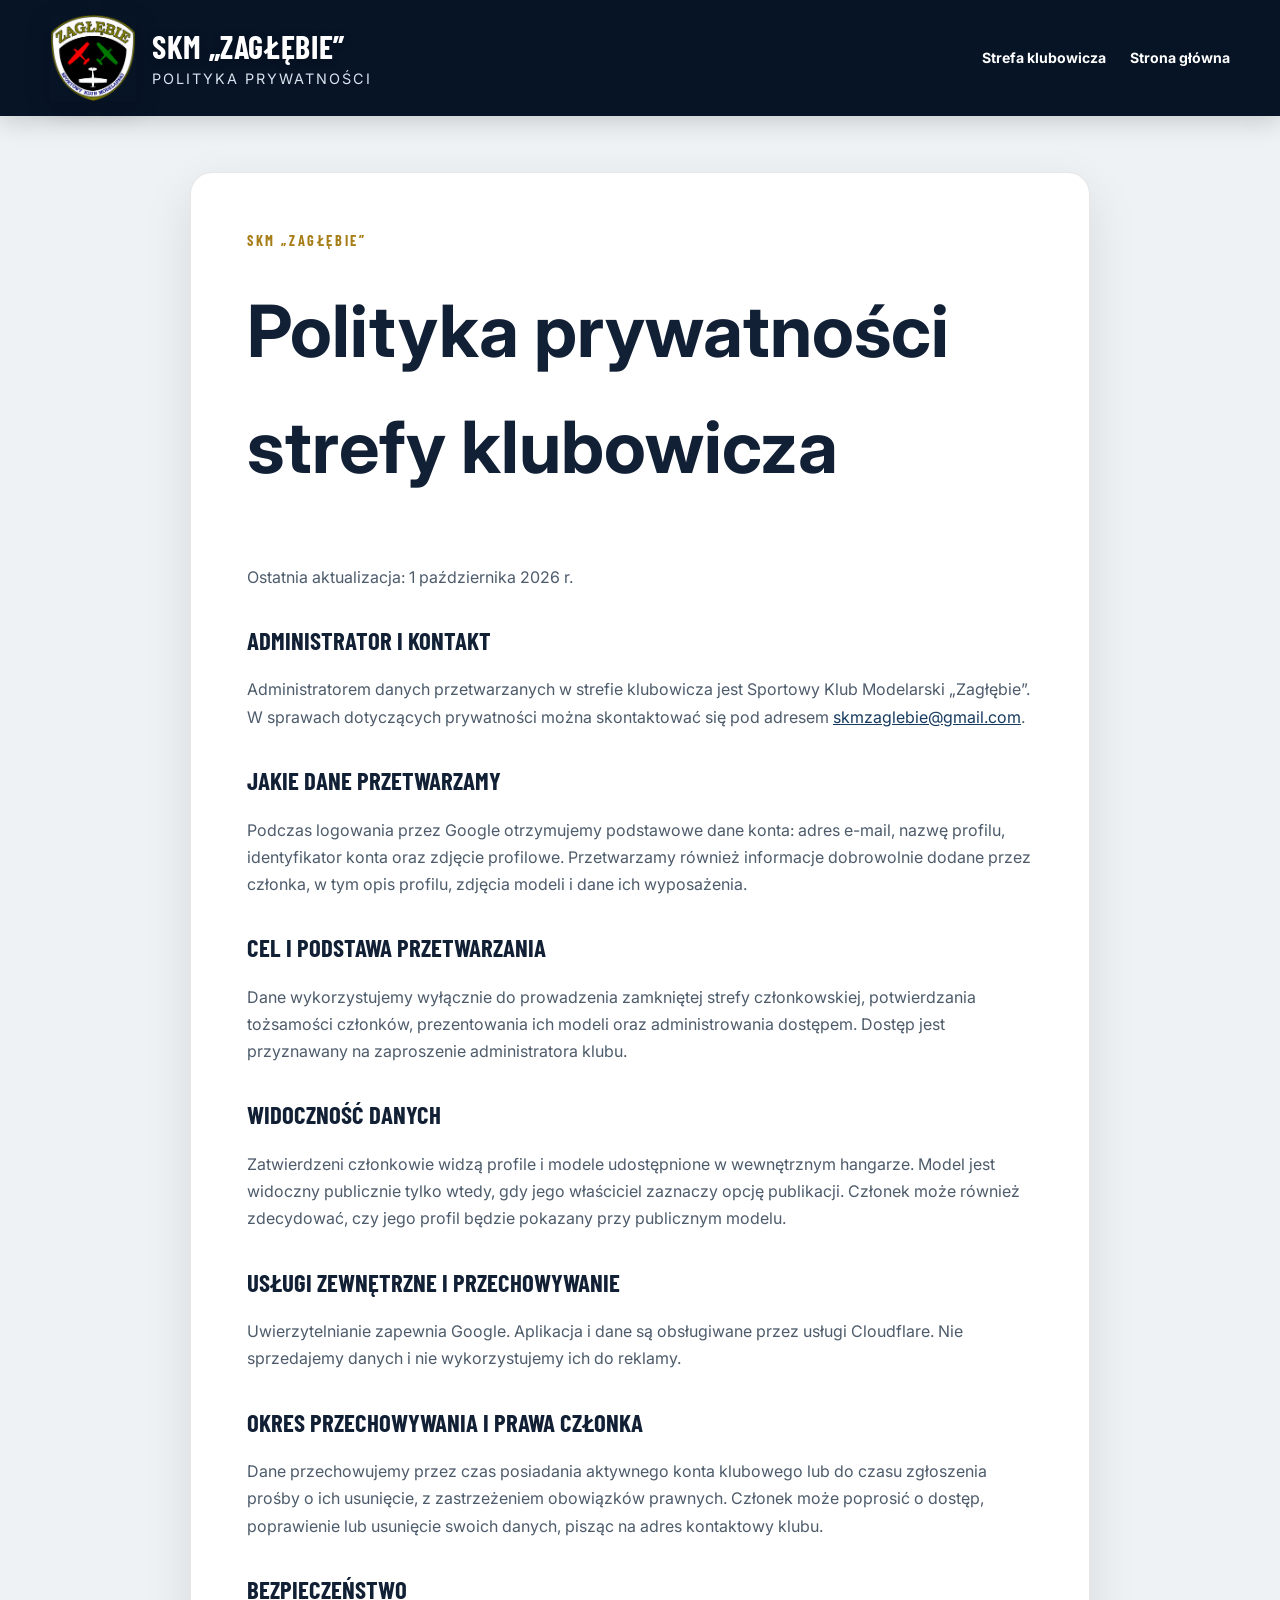
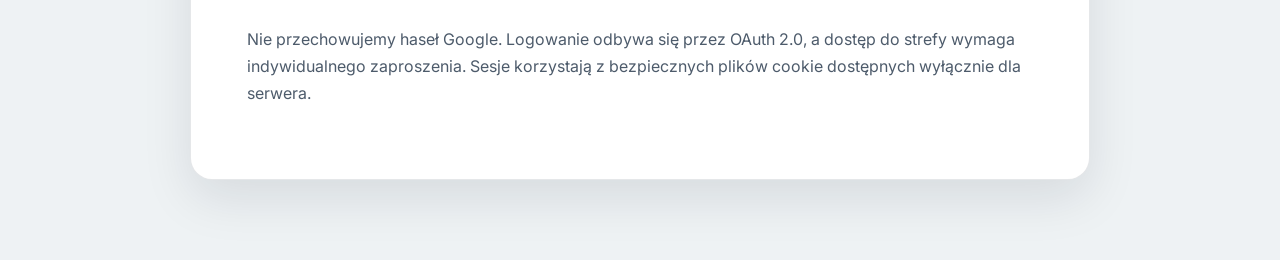
<file: prywatnosc.html>
<!DOCTYPE html>
<html lang="pl">
<head>
  <meta charset="UTF-8">
  <meta name="viewport" content="width=device-width, initial-scale=1.0">
  <meta name="description" content="Polityka prywatności strefy klubowicza SKM Zagłębie.">
  <meta name="theme-color" content="#071426">
  <title>Polityka prywatności — SKM „Zagłębie”</title>
  <link rel="icon" href="assets/logo.png" type="image/png">
  <link rel="stylesheet" href="styles.css">
</head>
<body class="member-page">
  <header class="member-header">
    <div class="container member-nav">
      <a class="brand" href="index.html" aria-label="SKM Zagłębie — strona główna">
        <img src="assets/logo.png" alt="" width="48" height="48">
        <span class="brand-copy"><strong>SKM „Zagłębie”</strong><small>Polityka prywatności</small></span>
      </a>
      <nav><a href="czlonkowie.html">Strefa klubowicza</a><a href="index.html">Strona główna</a></nav>
    </div>
  </header>
  <main class="member-main">
    <article class="container panel privacy-page">
      <p class="eyebrow dark">SKM „Zagłębie”</p>
      <h1>Polityka prywatności strefy klubowicza</h1>
      <p>Ostatnia aktualizacja: 1 października 2026 r.</p>

      <h2>Administrator i kontakt</h2>
      <p>Administratorem danych przetwarzanych w strefie klubowicza jest Sportowy Klub Modelarski „Zagłębie”. W sprawach dotyczących prywatności można skontaktować się pod adresem <a href="mailto:skmzaglebie@gmail.com">skmzaglebie@gmail.com</a>.</p>

      <h2>Jakie dane przetwarzamy</h2>
      <p>Podczas logowania przez Google otrzymujemy podstawowe dane konta: adres e-mail, nazwę profilu, identyfikator konta oraz zdjęcie profilowe. Przetwarzamy również informacje dobrowolnie dodane przez członka, w tym opis profilu, zdjęcia modeli i dane ich wyposażenia.</p>

      <h2>Cel i podstawa przetwarzania</h2>
      <p>Dane wykorzystujemy wyłącznie do prowadzenia zamkniętej strefy członkowskiej, potwierdzania tożsamości członków, prezentowania ich modeli oraz administrowania dostępem. Dostęp jest przyznawany na zaproszenie administratora klubu.</p>

      <h2>Widoczność danych</h2>
      <p>Zatwierdzeni członkowie widzą profile i modele udostępnione w wewnętrznym hangarze. Model jest widoczny publicznie tylko wtedy, gdy jego właściciel zaznaczy opcję publikacji. Członek może również zdecydować, czy jego profil będzie pokazany przy publicznym modelu.</p>

      <h2>Usługi zewnętrzne i przechowywanie</h2>
      <p>Uwierzytelnianie zapewnia Google. Aplikacja i dane są obsługiwane przez usługi Cloudflare. Nie sprzedajemy danych i nie wykorzystujemy ich do reklamy.</p>

      <h2>Okres przechowywania i prawa członka</h2>
      <p>Dane przechowujemy przez czas posiadania aktywnego konta klubowego lub do czasu zgłoszenia prośby o ich usunięcie, z zastrzeżeniem obowiązków prawnych. Członek może poprosić o dostęp, poprawienie lub usunięcie swoich danych, pisząc na adres kontaktowy klubu.</p>

      <h2>Bezpieczeństwo</h2>
      <p>Nie przechowujemy haseł Google. Logowanie odbywa się przez OAuth 2.0, a dostęp do strefy wymaga indywidualnego zaproszenia. Sesje korzystają z bezpiecznych plików cookie dostępnych wyłącznie dla serwera.</p>
    </article>
  </main>
</body>
</html>
</file>
<file: styles.css>
@import url('https://fonts.googleapis.com/css2?family=Barlow+Condensed:wght@500;600;700;800&family=Inter:wght@400;500;600;700&display=swap');

:root {
  --navy: #071426;
  --navy-2: #0d2038;
  --blue: #163a5f;
  --sky: #d8ebf4;
  --cream: #f7f4eb;
  --white: #ffffff;
  --orange: #f49b21;
  --orange-dark: #d97b00;
  --ink: #122035;
  --muted: #667486;
  --line: rgba(7, 20, 38, 0.13);
  --shadow: 0 24px 60px rgba(4, 18, 34, 0.16);
  --radius: 24px;
  --container: 1180px;
}

* {
  box-sizing: border-box;
}

html {
  scroll-behavior: smooth;
}

body {
  margin: 0;
  color: var(--ink);
  background: var(--cream);
  font-family: "Inter", system-ui, -apple-system, BlinkMacSystemFont, "Segoe UI", sans-serif;
  line-height: 1.6;
  overflow-x: hidden;
}

body.menu-open {
  overflow: hidden;
}

img,
svg {
  display: block;
  max-width: 100%;
}

a {
  color: inherit;
  text-decoration: none;
}

button,
input,
select,
textarea {
  font: inherit;
}

button {
  cursor: pointer;
}

.container {
  width: min(calc(100% - 40px), var(--container));
  margin-inline: auto;
}

.skip-link {
  position: fixed;
  left: 16px;
  top: -100px;
  z-index: 999;
  padding: 12px 16px;
  background: var(--orange);
  color: var(--navy);
  font-weight: 700;
  transition: top .2s ease;
}

.skip-link:focus {
  top: 16px;
}

.sr-only {
  position: absolute;
  width: 1px;
  height: 1px;
  overflow: hidden;
  clip: rect(0, 0, 0, 0);
  white-space: nowrap;
}

.site-header {
  position: absolute;
  inset: 0 0 auto;
  z-index: 20;
  padding: 24px 0;
  color: var(--white);
}

.site-header.is-scrolled {
  position: fixed;
  padding: 10px 0;
  background: rgba(7, 20, 38, 0.94);
  backdrop-filter: blur(18px);
  box-shadow: 0 8px 30px rgba(0, 0, 0, 0.16);
  animation: slideDown .25s ease;
}

@keyframes slideDown {
  from { transform: translateY(-100%); }
  to { transform: translateY(0); }
}

.nav-wrap {
  display: flex;
  align-items: center;
  justify-content: space-between;
  gap: 32px;
}

.brand {
  display: inline-flex;
  align-items: center;
  gap: 13px;
}

.brand img {
  flex: 0 0 auto;
}

.brand-copy {
  display: grid;
  line-height: 1.1;
}

.brand-copy strong {
  font-family: "Barlow Condensed", sans-serif;
  font-size: 1.35rem;
  letter-spacing: .03em;
  text-transform: uppercase;
}

.brand-copy small {
  margin-top: 5px;
  color: rgba(255,255,255,.68);
  font-size: .72rem;
  letter-spacing: .08em;
  text-transform: uppercase;
}

.main-nav {
  display: flex;
  align-items: center;
  gap: 30px;
  font-size: .9rem;
  font-weight: 600;
}

.main-nav a {
  position: relative;
}

.main-nav > a:not(.nav-cta)::after {
  content: "";
  position: absolute;
  left: 0;
  right: 100%;
  bottom: -7px;
  height: 2px;
  background: var(--orange);
  transition: right .2s ease;
}

.main-nav > a:not(.nav-cta):hover::after,
.main-nav > a:not(.nav-cta):focus-visible::after {
  right: 0;
}

.nav-cta {
  padding: 11px 18px;
  border: 1px solid rgba(255,255,255,.28);
  border-radius: 999px;
  transition: background .2s ease, border-color .2s ease;
}

.nav-cta:hover {
  background: var(--orange);
  border-color: var(--orange);
  color: var(--navy);
}

.menu-button {
  display: none;
  width: 44px;
  height: 44px;
  border: 1px solid rgba(255,255,255,.25);
  border-radius: 50%;
  background: transparent;
}

.menu-button span:not(.sr-only) {
  display: block;
  width: 18px;
  height: 2px;
  margin: 4px auto;
  background: #fff;
  transition: transform .2s ease, opacity .2s ease;
}

.hero {
  position: relative;
  min-height: 850px;
  padding: 190px 0 100px;
  color: var(--white);
  background:
    radial-gradient(circle at 72% 22%, rgba(64, 126, 178, .34), transparent 26%),
    linear-gradient(135deg, #071426 0%, #0a1c31 55%, #123656 100%);
  isolation: isolate;
  overflow: hidden;
}

.hero::before {
  content: "";
  position: absolute;
  inset: 0;
  z-index: -1;
  opacity: .25;
  background-image:
    linear-gradient(rgba(255,255,255,.035) 1px, transparent 1px),
    linear-gradient(90deg, rgba(255,255,255,.035) 1px, transparent 1px);
  background-size: 42px 42px;
  mask-image: linear-gradient(to bottom, black, transparent 82%);
}

.hero-sky {
  position: absolute;
  inset: 0;
  z-index: -1;
  pointer-events: none;
}

.hero-sky::after {
  content: "";
  position: absolute;
  left: -10%;
  right: -10%;
  bottom: -135px;
  height: 300px;
  border-radius: 50% 50% 0 0;
  background:
    linear-gradient(to bottom, #314d33 0 20%, #18301e 20% 31%, #101c16 31% 100%);
  transform: rotate(-2deg);
}

.runway-lines {
  position: absolute;
  z-index: 2;
  left: 50%;
  bottom: -55px;
  width: 760px;
  height: 185px;
  transform: translateX(-50%) perspective(360px) rotateX(48deg);
  border-left: 2px solid rgba(255,255,255,.22);
  border-right: 2px solid rgba(255,255,255,.22);
}

.runway-lines::before {
  content: "";
  position: absolute;
  left: 50%;
  top: 0;
  width: 12px;
  height: 100%;
  transform: translateX(-50%);
  background: repeating-linear-gradient(
    to bottom,
    rgba(255,255,255,.75) 0 20px,
    transparent 20px 38px
  );
}

.hero-plane {
  position: absolute;
  right: -50px;
  top: 165px;
  width: min(45vw, 650px);
  fill: rgba(232, 242, 247, .92);
  filter: drop-shadow(0 34px 28px rgba(0,0,0,.35));
  transform: rotate(-8deg);
  animation: floatPlane 7s ease-in-out infinite;
}

.hero-plane .plane-detail {
  fill: rgba(7,20,38,.5);
}

@keyframes floatPlane {
  0%, 100% { transform: rotate(-8deg) translateY(0); }
  50% { transform: rotate(-6deg) translateY(-18px); }
}

.cloud {
  position: absolute;
  width: 170px;
  height: 50px;
  border-radius: 999px;
  opacity: .08;
  background: #fff;
  filter: blur(1px);
}

.cloud::before,
.cloud::after {
  content: "";
  position: absolute;
  border-radius: 50%;
  background: inherit;
}

.cloud::before {
  width: 70px;
  height: 70px;
  left: 35px;
  bottom: 0;
}

.cloud::after {
  width: 90px;
  height: 90px;
  right: 20px;
  bottom: 0;
}

.cloud-one {
  left: 7%;
  top: 18%;
}

.cloud-two {
  right: 28%;
  top: 13%;
  transform: scale(.7);
}

.hero-grid {
  display: grid;
  grid-template-columns: minmax(0, 1.2fr) minmax(310px, .58fr);
  align-items: end;
  gap: 80px;
}

.hero-copy {
  max-width: 720px;
}

.eyebrow {
  margin: 0 0 20px;
  color: var(--orange);
  font-family: "Barlow Condensed", sans-serif;
  font-size: .9rem;
  font-weight: 700;
  letter-spacing: .18em;
  text-transform: uppercase;
}

.eyebrow.dark {
  color: var(--orange-dark);
}

.hero h1,
.section h2 {
  margin: 0;
  font-family: "Barlow Condensed", sans-serif;
  line-height: .93;
  text-transform: uppercase;
}

.hero h1 {
  max-width: 760px;
  font-size: clamp(4.4rem, 8vw, 7.7rem);
  letter-spacing: -.035em;
}

.hero h1 span {
  color: var(--orange);
}

.hero-lead {
  max-width: 680px;
  margin: 32px 0 0;
  color: rgba(255,255,255,.75);
  font-size: 1.08rem;
  line-height: 1.75;
}

.hero-actions {
  display: flex;
  align-items: center;
  flex-wrap: wrap;
  gap: 15px;
  margin-top: 38px;
}

.button {
  display: inline-flex;
  min-height: 54px;
  align-items: center;
  justify-content: center;
  gap: 14px;
  padding: 0 24px;
  border: 0;
  border-radius: 999px;
  font-weight: 700;
  transition: transform .2s ease, box-shadow .2s ease, background .2s ease;
}

.button:hover,
.button:focus-visible {
  transform: translateY(-2px);
}

.button-primary {
  background: var(--orange);
  color: var(--navy);
  box-shadow: 0 15px 35px rgba(244, 155, 33, .22);
}

.button-primary:hover {
  background: #ffad38;
  box-shadow: 0 18px 45px rgba(244, 155, 33, .34);
}

.button-ghost {
  border: 1px solid rgba(255,255,255,.22);
  background: rgba(255,255,255,.06);
  color: #fff;
}

.button-ghost:hover {
  background: rgba(255,255,255,.12);
}

.hero-points {
  display: grid;
  grid-template-columns: repeat(3, 1fr);
  gap: 28px;
  max-width: 730px;
  margin-top: 54px;
  padding-top: 27px;
  border-top: 1px solid rgba(255,255,255,.15);
}

.hero-points div {
  display: grid;
  gap: 4px;
}

.hero-points strong {
  color: #fff;
  font-family: "Barlow Condensed", sans-serif;
  font-size: 1.35rem;
  letter-spacing: .03em;
  text-transform: uppercase;
}

.hero-points span {
  color: rgba(255,255,255,.57);
  font-size: .77rem;
  line-height: 1.45;
}

.flight-card {
  position: relative;
  overflow: hidden;
  padding: 28px;
  border: 1px solid rgba(255,255,255,.16);
  border-radius: 28px;
  background: linear-gradient(145deg, rgba(255,255,255,.14), rgba(255,255,255,.05));
  backdrop-filter: blur(18px);
  box-shadow: 0 25px 80px rgba(0,0,0,.24);
}

.flight-card::before {
  content: "";
  position: absolute;
  width: 170px;
  height: 170px;
  right: -85px;
  top: -85px;
  border-radius: 50%;
  background: rgba(244,155,33,.18);
  filter: blur(2px);
}

.flight-card-top {
  display: flex;
  align-items: center;
  gap: 9px;
  color: rgba(255,255,255,.7);
  font-size: .72rem;
  font-weight: 700;
  letter-spacing: .14em;
  text-transform: uppercase;
}

.live-dot {
  width: 8px;
  height: 8px;
  border-radius: 50%;
  background: #79da6f;
  box-shadow: 0 0 0 5px rgba(121,218,111,.1);
}

.instrument {
  display: grid;
  place-items: center;
  gap: 12px;
  margin: 30px 0 25px;
}

.instrument-ring {
  display: grid;
  width: 126px;
  height: 126px;
  place-items: center;
  border: 1px solid rgba(255,255,255,.23);
  border-radius: 50%;
  background:
    repeating-conic-gradient(from 0deg, rgba(255,255,255,.3) 0 1deg, transparent 1deg 15deg),
    radial-gradient(circle, rgba(10,29,50,.95) 0 48%, transparent 49%);
  box-shadow: inset 0 0 0 18px rgba(255,255,255,.035);
}

.instrument-plane {
  color: var(--orange);
  font-size: 2.4rem;
  transform: rotate(-25deg);
}

.instrument-label {
  color: rgba(255,255,255,.48);
  font-family: "Barlow Condensed", sans-serif;
  font-size: .7rem;
  letter-spacing: .18em;
}

.flight-card h2 {
  margin: 0 0 14px;
  font-family: "Barlow Condensed", sans-serif;
  font-size: 2rem;
  line-height: 1;
  text-transform: uppercase;
}

.flight-card p {
  margin: 0;
  color: rgba(255,255,255,.68);
  font-size: .9rem;
}

.flight-card > a {
  display: inline-flex;
  align-items: center;
  gap: 10px;
  margin-top: 24px;
  color: var(--orange);
  font-size: .86rem;
  font-weight: 700;
}

.section {
  position: relative;
  padding: 110px 0;
}

.section h2 {
  color: var(--navy);
  font-size: clamp(3.1rem, 6vw, 5.3rem);
  letter-spacing: -.03em;
}

.section-intro {
  background: var(--cream);
}

.split-intro {
  display: grid;
  grid-template-columns: .85fr 1.15fr;
  gap: 100px;
  align-items: start;
}

.intro-copy {
  padding-top: 35px;
  color: #475467;
  font-size: 1.1rem;
}

.intro-copy p {
  margin: 0 0 24px;
}

.section-services {
  color: #fff;
  background: var(--navy);
}

.section-services::before {
  content: "";
  position: absolute;
  inset: 0;
  opacity: .16;
  background:
    radial-gradient(circle at 10% 15%, rgba(79,157,215,.55), transparent 28%),
    linear-gradient(rgba(255,255,255,.035) 1px, transparent 1px),
    linear-gradient(90deg, rgba(255,255,255,.035) 1px, transparent 1px);
  background-size: auto, 38px 38px, 38px 38px;
}

.section-services .container {
  position: relative;
}

.section-services h2 {
  color: #fff;
}

.section-heading {
  display: flex;
  justify-content: space-between;
  align-items: end;
  gap: 45px;
  margin-bottom: 55px;
}

.section-heading > p {
  max-width: 490px;
  margin: 0 0 4px;
  color: rgba(255,255,255,.58);
}

.service-grid {
  display: grid;
  grid-template-columns: repeat(2, 1fr);
  gap: 20px;
}

.service-card {
  position: relative;
  min-height: 390px;
  overflow: hidden;
  padding: 36px;
  border: 1px solid rgba(255,255,255,.1);
  border-radius: var(--radius);
  background: rgba(255,255,255,.045);
  transition: transform .25s ease, border-color .25s ease, background .25s ease;
}

.service-card:hover {
  transform: translateY(-5px);
  border-color: rgba(244,155,33,.45);
  background: rgba(255,255,255,.075);
}

.service-card.featured {
  background:
    linear-gradient(145deg, rgba(244,155,33,.24), rgba(255,255,255,.045) 55%);
}

.service-number {
  position: absolute;
  right: 28px;
  top: 20px;
  color: rgba(255,255,255,.1);
  font-family: "Barlow Condensed", sans-serif;
  font-size: 4.7rem;
  font-weight: 800;
}

.service-icon {
  display: grid;
  width: 62px;
  height: 62px;
  place-items: center;
  margin-bottom: 35px;
  border-radius: 18px;
  background: var(--orange);
  color: var(--navy);
  font-size: 1.8rem;
  font-weight: 800;
}

.service-card h3 {
  margin: 0 0 13px;
  font-family: "Barlow Condensed", sans-serif;
  font-size: 2rem;
  line-height: 1;
  text-transform: uppercase;
}

.service-card p {
  max-width: 520px;
  margin: 0;
  color: rgba(255,255,255,.62);
}

.service-card ul {
  display: grid;
  gap: 8px;
  margin: 26px 0 0;
  padding: 0;
  list-style: none;
  color: rgba(255,255,255,.83);
  font-size: .88rem;
}

.service-card li::before {
  content: "—";
  margin-right: 10px;
  color: var(--orange);
}

.first-flight {
  color: #fff;
  background: #102c48;
  overflow: hidden;
}

.first-flight::before {
  content: "";
  position: absolute;
  right: -110px;
  top: -110px;
  width: 470px;
  height: 470px;
  border: 1px solid rgba(255,255,255,.08);
  border-radius: 50%;
  box-shadow:
    0 0 0 80px rgba(255,255,255,.025),
    0 0 0 160px rgba(255,255,255,.018);
}

.first-flight h2 {
  color: #fff;
}

.first-flight-grid {
  display: grid;
  grid-template-columns: .9fr 1.1fr;
  gap: 100px;
  align-items: center;
}

.flight-visual {
  position: relative;
  display: grid;
  min-height: 560px;
  place-items: center;
}

.radar {
  position: relative;
  width: min(90%, 480px);
  aspect-ratio: 1;
  overflow: hidden;
  border: 1px solid rgba(255,255,255,.25);
  border-radius: 50%;
  background:
    linear-gradient(rgba(255,255,255,.12) 1px, transparent 1px),
    linear-gradient(90deg, rgba(255,255,255,.12) 1px, transparent 1px),
    repeating-radial-gradient(circle, transparent 0 65px, rgba(255,255,255,.12) 66px 67px);
  background-size: 50% 50%, 50% 50%, auto;
  background-position: center;
}

.radar::before,
.radar::after {
  content: "";
  position: absolute;
  background: rgba(255,255,255,.12);
}

.radar::before {
  left: 50%;
  top: 0;
  width: 1px;
  height: 100%;
}

.radar::after {
  left: 0;
  top: 50%;
  width: 100%;
  height: 1px;
}

.radar-sweep {
  position: absolute;
  inset: 50% 50% 0 0;
  transform-origin: right top;
  background: conic-gradient(from 90deg at 100% 0, transparent 0deg, rgba(244,155,33,.5) 35deg, transparent 70deg);
  animation: radarSweep 4s linear infinite;
}

@keyframes radarSweep {
  to { transform: rotate(360deg); }
}

.radar-dot {
  position: absolute;
  width: 8px;
  height: 8px;
  border-radius: 50%;
  background: var(--orange);
  box-shadow: 0 0 12px var(--orange);
}

.dot-one { left: 28%; top: 35%; }
.dot-two { right: 24%; top: 47%; }
.dot-three { left: 55%; bottom: 22%; }

.radar-plane {
  position: absolute;
  left: 50%;
  top: 50%;
  color: #fff;
  font-size: 3.5rem;
  transform: translate(-50%, -50%) rotate(-20deg);
  text-shadow: 0 12px 20px rgba(0,0,0,.4);
}

.coordinates {
  position: absolute;
  left: 30px;
  bottom: 35px;
  display: grid;
  padding: 18px 22px;
  border-left: 4px solid var(--orange);
  background: rgba(7,20,38,.72);
  backdrop-filter: blur(10px);
}

.coordinates span,
.coordinates small {
  color: rgba(255,255,255,.52);
  font-size: .7rem;
  letter-spacing: .16em;
}

.coordinates strong {
  font-family: "Barlow Condensed", sans-serif;
  font-size: 2rem;
  line-height: 1.1;
}

.section-lead {
  max-width: 620px;
  color: rgba(255,255,255,.65);
  font-size: 1.05rem;
}

.steps {
  display: grid;
  gap: 10px;
  margin: 42px 0 0;
  padding: 0;
  list-style: none;
}

.steps li {
  display: grid;
  grid-template-columns: 58px 1fr;
  gap: 18px;
  padding: 22px 0;
  border-top: 1px solid rgba(255,255,255,.13);
}

.steps li > span {
  display: grid;
  width: 45px;
  height: 45px;
  place-items: center;
  border: 1px solid rgba(255,255,255,.22);
  border-radius: 50%;
  color: var(--orange);
  font-family: "Barlow Condensed", sans-serif;
  font-size: 1.25rem;
  font-weight: 700;
}

.steps h3 {
  margin: 0 0 6px;
  font-size: 1rem;
}

.steps p {
  margin: 0;
  color: rgba(255,255,255,.58);
  font-size: .9rem;
}

.events {
  background: var(--cream);
}

.events-heading > p {
  color: var(--muted);
}

.text-link {
  display: inline-flex;
  align-items: center;
  gap: 10px;
  color: var(--navy);
  font-weight: 700;
}

.text-link span {
  color: var(--orange-dark);
}

.event-showcase {
  display: grid;
  grid-template-columns: 1.2fr .8fr;
  grid-template-rows: repeat(2, minmax(250px, auto));
  gap: 20px;
}

.event-card {
  display: grid;
  grid-template-rows: 1fr auto;
  min-height: 320px;
  overflow: hidden;
  border: 1px solid var(--line);
  border-radius: var(--radius);
  background: #fff;
  box-shadow: 0 12px 35px rgba(7,20,38,.06);
}

.event-large {
  grid-row: 1 / span 2;
}

.event-art {
  position: relative;
  min-height: 220px;
  overflow: hidden;
  background: #dbeaf2;
}

.event-large .event-art {
  min-height: 470px;
}

.combat-art {
  background:
    radial-gradient(circle at 70% 17%, #fff 0 5%, transparent 6%),
    linear-gradient(to bottom, #8ec4df, #dceaf1 58%, #899f65 59%, #48643f 100%);
}

.contrail {
  position: absolute;
  width: 72%;
  height: 3px;
  border-radius: 50%;
  background: rgba(255,255,255,.82);
  box-shadow: 0 0 9px rgba(255,255,255,.9);
  transform-origin: left center;
}

.contrail-one {
  left: 9%;
  top: 43%;
  transform: rotate(-17deg);
}

.contrail-two {
  left: 30%;
  top: 27%;
  transform: rotate(14deg);
}

.combat-plane {
  position: absolute;
  color: var(--navy);
  filter: drop-shadow(0 9px 8px rgba(0,0,0,.26));
}

.plane-a {
  left: 58%;
  top: 25%;
  font-size: 5rem;
  transform: rotate(18deg);
}

.plane-b {
  left: 24%;
  top: 48%;
  font-size: 3.2rem;
  transform: rotate(-15deg) scaleX(-1);
}

.family-art {
  background:
    linear-gradient(to bottom, #98cce5 0 66%, #74a454 66% 73%, #456c37 73% 100%);
}

.sun {
  position: absolute;
  right: 14%;
  top: 14%;
  width: 48px;
  height: 48px;
  border-radius: 50%;
  background: #f9cf5a;
  box-shadow: 0 0 0 13px rgba(249,207,90,.16);
}

.kite {
  position: absolute;
  left: 18%;
  top: 20%;
  color: #e95d43;
  font-size: 4rem;
  transform: rotate(20deg);
}

.small-plane {
  position: absolute;
  right: 20%;
  top: 38%;
  color: var(--navy);
  font-size: 3.4rem;
  transform: rotate(-11deg);
}

.crowd {
  position: absolute;
  left: 16%;
  bottom: 11%;
  color: rgba(7,20,38,.68);
  font-size: 1.7rem;
  letter-spacing: .25rem;
}

.workshop-art {
  background:
    linear-gradient(to bottom, #b6c8d2 0 63%, #8b6745 63% 69%, #5c3e29 69% 100%);
}

.workbench {
  position: absolute;
  left: 12%;
  right: 12%;
  bottom: 21%;
  height: 13px;
  background: #d0a36d;
  box-shadow: 0 13px 0 #6e4b30;
}

.wing {
  position: absolute;
  top: 28%;
  width: 41%;
  height: 26px;
  background: #f3f1e8;
  box-shadow: 0 6px 0 rgba(7,20,38,.12);
}

.wing-left {
  left: 10%;
  transform: rotate(8deg);
  clip-path: polygon(0 15%, 100% 0, 92% 100%, 5% 80%);
}

.wing-right {
  right: 10%;
  transform: rotate(-8deg);
  clip-path: polygon(0 0, 100% 15%, 95% 80%, 8% 100%);
}

.tools {
  position: absolute;
  right: 15%;
  bottom: 12%;
  color: var(--orange);
  font-size: 2rem;
}

.event-copy {
  padding: 26px 28px 30px;
}

.tag {
  display: inline-flex;
  padding: 7px 11px;
  border-radius: 999px;
  background: #eef2f4;
  color: var(--blue);
  font-size: .67rem;
  font-weight: 800;
  letter-spacing: .12em;
  text-transform: uppercase;
}

.event-copy h3 {
  margin: 15px 0 9px;
  font-family: "Barlow Condensed", sans-serif;
  font-size: 2rem;
  line-height: 1;
  text-transform: uppercase;
}

.event-copy p {
  margin: 0;
  color: var(--muted);
  font-size: .9rem;
}

.contact-section {
  color: #fff;
  background:
    radial-gradient(circle at 85% 20%, rgba(49,104,150,.35), transparent 30%),
    var(--navy);
}

.contact-section h2 {
  color: #fff;
}

.contact-wrap {
  display: grid;
  grid-template-columns: .9fr 1.1fr;
  gap: 90px;
  align-items: start;
}

.contact-copy > p:not(.eyebrow) {
  max-width: 520px;
  color: rgba(255,255,255,.62);
}

.contact-list {
  display: grid;
  gap: 11px;
  margin-top: 42px;
}

.contact-list a {
  display: flex;
  align-items: center;
  gap: 16px;
  max-width: 520px;
  padding: 16px;
  border: 1px solid rgba(255,255,255,.1);
  border-radius: 16px;
  background: rgba(255,255,255,.045);
  transition: background .2s ease, border-color .2s ease, transform .2s ease;
}

.contact-list a:hover {
  transform: translateX(4px);
  border-color: rgba(244,155,33,.35);
  background: rgba(255,255,255,.08);
}

.contact-icon {
  display: grid;
  width: 44px;
  height: 44px;
  flex: 0 0 44px;
  place-items: center;
  border-radius: 13px;
  background: var(--orange);
  color: var(--navy);
  font-weight: 800;
}

.contact-list a > span:last-child {
  display: grid;
}

.contact-list small {
  color: rgba(255,255,255,.48);
  font-size: .7rem;
  letter-spacing: .09em;
  text-transform: uppercase;
}

.contact-list strong {
  font-size: .95rem;
}

.contact-form {
  display: grid;
  gap: 20px;
  padding: 38px;
  border-radius: 26px;
  background: #fff;
  color: var(--navy);
  box-shadow: var(--shadow);
}

.form-heading {
  display: grid;
  padding-bottom: 22px;
  border-bottom: 1px solid var(--line);
}

.form-heading span {
  color: var(--orange-dark);
  font-family: "Barlow Condensed", sans-serif;
  font-size: .75rem;
  font-weight: 700;
  letter-spacing: .16em;
}

.form-heading strong {
  margin-top: 4px;
  font-family: "Barlow Condensed", sans-serif;
  font-size: 2.2rem;
  line-height: 1;
  text-transform: uppercase;
}

.contact-form label {
  display: grid;
  gap: 8px;
  color: #324154;
  font-size: .8rem;
  font-weight: 700;
}

.contact-form input,
.contact-form select,
.contact-form textarea {
  width: 100%;
  border: 1px solid #d8dee5;
  border-radius: 12px;
  outline: none;
  background: #fafbfc;
  color: var(--ink);
  font-weight: 400;
  transition: border-color .2s ease, box-shadow .2s ease;
}

.contact-form input,
.contact-form select {
  height: 49px;
  padding: 0 14px;
}

.contact-form textarea {
  min-height: 126px;
  padding: 13px 14px;
  resize: vertical;
}

.contact-form input:focus,
.contact-form select:focus,
.contact-form textarea:focus {
  border-color: var(--orange);
  box-shadow: 0 0 0 4px rgba(244,155,33,.13);
}

.form-submit {
  width: 100%;
}

.form-note {
  margin: -7px 0 0;
  color: #8993a0;
  font-size: .72rem;
  text-align: center;
}

.site-footer {
  padding: 30px 0;
  color: #fff;
  background: #030b15;
}

.footer-grid {
  display: grid;
  grid-template-columns: 1fr auto auto;
  align-items: center;
  gap: 40px;
}

.footer-brand {
  display: flex;
  align-items: center;
  gap: 13px;
}

.footer-brand > div {
  display: grid;
}

.footer-brand strong {
  font-family: "Barlow Condensed", sans-serif;
  font-size: 1.1rem;
  letter-spacing: .02em;
  text-transform: uppercase;
}

.footer-brand span {
  color: rgba(255,255,255,.44);
  font-size: .75rem;
}

.footer-links {
  display: flex;
  gap: 22px;
  color: rgba(255,255,255,.64);
  font-size: .78rem;
}

.footer-links a:hover {
  color: var(--orange);
}

.copyright {
  margin: 0;
  color: rgba(255,255,255,.38);
  font-size: .72rem;
}

@media (max-width: 1050px) {
  .hero-grid {
    grid-template-columns: 1fr;
    gap: 50px;
  }

  .hero {
    padding-bottom: 145px;
  }

  .hero-plane {
    right: -110px;
    top: 190px;
    width: 54vw;
    opacity: .65;
  }

  .flight-card {
    max-width: 540px;
  }

  .split-intro,
  .first-flight-grid,
  .contact-wrap {
    gap: 55px;
  }
}

@media (max-width: 860px) {
  .site-header {
    padding: 16px 0;
  }

  .menu-button {
    display: block;
    position: relative;
    z-index: 22;
  }

  .menu-button[aria-expanded="true"] span:nth-of-type(1) {
    transform: translateY(6px) rotate(45deg);
  }

  .menu-button[aria-expanded="true"] span:nth-of-type(2) {
    opacity: 0;
  }

  .menu-button[aria-expanded="true"] span:nth-of-type(3) {
    transform: translateY(-6px) rotate(-45deg);
  }

  .main-nav {
    position: fixed;
    inset: 0;
    z-index: 21;
    display: grid;
    place-content: center;
    gap: 25px;
    background: rgba(7,20,38,.98);
    font-family: "Barlow Condensed", sans-serif;
    font-size: 2rem;
    text-align: center;
    text-transform: uppercase;
    opacity: 0;
    pointer-events: none;
    transform: translateY(-10px);
    transition: opacity .2s ease, transform .2s ease;
  }

  .main-nav.is-open {
    opacity: 1;
    pointer-events: auto;
    transform: translateY(0);
  }

  .nav-cta {
    border: none;
    color: var(--orange);
  }

  .split-intro,
  .first-flight-grid,
  .contact-wrap {
    grid-template-columns: 1fr;
  }

  .split-intro {
    gap: 10px;
  }

  .intro-copy {
    padding-top: 0;
  }

  .service-grid {
    grid-template-columns: 1fr;
  }

  .event-showcase {
    grid-template-columns: 1fr;
    grid-template-rows: auto;
  }

  .event-large {
    grid-row: auto;
  }

  .event-large .event-art {
    min-height: 360px;
  }

  .footer-grid {
    grid-template-columns: 1fr;
    gap: 24px;
  }

  .footer-links {
    flex-wrap: wrap;
  }
}

@media (max-width: 650px) {
  .container {
    width: min(calc(100% - 28px), var(--container));
  }

  .brand-copy small {
    display: none;
  }

  .hero {
    min-height: auto;
    padding: 150px 0 120px;
  }

  .hero h1 {
    font-size: clamp(3.7rem, 18vw, 5.2rem);
  }

  .hero-plane {
    top: 255px;
    right: -130px;
    width: 78vw;
    opacity: .35;
  }

  .hero-lead {
    font-size: .97rem;
  }

  .hero-actions {
    align-items: stretch;
    flex-direction: column;
  }

  .button {
    width: 100%;
  }

  .hero-points {
    grid-template-columns: 1fr;
    gap: 15px;
  }

  .hero-points div {
    grid-template-columns: 115px 1fr;
    align-items: center;
  }

  .flight-card {
    padding: 24px;
  }

  .section {
    padding: 78px 0;
  }

  .section h2 {
    font-size: clamp(2.8rem, 14vw, 4.4rem);
  }

  .section-heading {
    align-items: flex-start;
    flex-direction: column;
    margin-bottom: 36px;
  }

  .service-card {
    min-height: auto;
    padding: 28px 24px;
  }

  .flight-visual {
    min-height: 390px;
  }

  .coordinates {
    left: 0;
    bottom: 0;
  }

  .event-large .event-art {
    min-height: 300px;
  }

  .plane-a {
    font-size: 4rem;
  }

  .contact-form {
    padding: 27px 20px;
  }

  .contact-list strong {
    font-size: .86rem;
    word-break: break-word;
  }

  .footer-links {
    display: grid;
    gap: 10px;
  }
}

@media (prefers-reduced-motion: reduce) {
  html {
    scroll-behavior: auto;
  }

  *,
  *::before,
  *::after {
    animation-duration: .001ms !important;
    animation-iteration-count: 1 !important;
    transition-duration: .001ms !important;
  }
}

/* ===== Header / logo refresh ===== */
.brand {
  gap: 16px;
}

.brand img,
.footer-brand img {
  width: 86px;
  height: 86px;
  object-fit: contain;
  background: transparent !important;
  border-radius: 0;
  padding: 0;
  box-shadow: 0 8px 24px rgba(0,0,0,.18);
}

.brand-copy strong {
  font-size: 2rem;
  letter-spacing: .02em;
  text-shadow: 0 2px 8px rgba(0,0,0,.25);
}

.brand-copy small {
  display: block;
  margin-top: 6px;
  color: #d9e3ef;
  font-size: .9rem;
  letter-spacing: .14em;
}

.site-header {
  padding: 18px 0;
}

.main-nav a,
.nav-cta {
  text-shadow: 0 1px 4px rgba(0,0,0,.22);
}

/* ===== Logo-inspired color tuning ===== */
:root {
  --orange: #d3a126;
  --orange-dark: #a67d16;
}

/* ===== Keep blue sky + stronger grass theme ===== */
.hero {
  background:
    radial-gradient(circle at 72% 22%, rgba(92, 140, 184, .30), transparent 26%),
    linear-gradient(135deg, #061326 0%, #0b2240 55%, #234b71 100%);
}

.hero-sky::after {
  background:
    linear-gradient(to bottom, #4e7b46 0 18%, #335f33 18% 34%, #18351a 34% 100%);
}

/* ===== Slightly stronger logo/brand visibility on mobile ===== */
@media (max-width: 650px) {
  .brand img {
    width: 72px;
    height: 72px;
  }

  .brand-copy strong {
    font-size: 1.55rem;
  }

  .brand-copy small {
    display: block;
    font-size: .75rem;
  }
}

/* ===== Extra-large club logo test ===== */

.site-header {
  padding: 24px 0;
}

.site-header .nav-wrap {
  align-items: flex-start;
}

.site-header .brand {
  align-items: center;
  gap: 28px;
}

.site-header .brand img {
  width: 288px !important;
  height: 288px !important;
  max-width: none !important;
  object-fit: contain;
  background: transparent !important;
  box-shadow: none !important;
}

.site-header .brand-copy strong {
  font-size: 2.7rem !important;
  line-height: 1;
}

.site-header .brand-copy small {
  display: block !important;
  margin-top: 12px;
  font-size: 1rem !important;
  letter-spacing: .18em;
}

.site-header .main-nav {
  padding-top: 22px;
}

.hero {
  padding-top: 390px !important;
}

.site-header.is-scrolled .brand img {
  width: 90px !important;
  height: 90px !important;
}

.site-header.is-scrolled .brand-copy strong {
  font-size: 1.7rem !important;
}

.site-header.is-scrolled .brand-copy small {
  font-size: .72rem !important;
}

.site-header.is-scrolled .main-nav {
  padding-top: 12px;
}

@media (max-width: 860px) {
  .site-header .brand img {
    width: 150px !important;
    height: 150px !important;
  }

  .site-header .brand-copy strong {
    font-size: 1.8rem !important;
  }

  .hero {
    padding-top: 285px !important;
  }
}

@media (max-width: 560px) {
  .site-header .brand img {
    width: 105px !important;
    height: 105px !important;
  }

  .site-header .brand {
    gap: 12px;
  }

  .site-header .brand-copy strong {
    font-size: 1.25rem !important;
  }

  .site-header .brand-copy small {
    font-size: .6rem !important;
  }

  .hero {
    padding-top: 230px !important;
  }
}

/* Spitfire PNG hero aircraft */
img.hero-plane {
  height: auto;
  object-fit: contain;
}

/* Slightly lighter blue background */
.hero {
  background:
    radial-gradient(circle at 72% 22%, rgba(110, 165, 210, .34), transparent 28%),
    linear-gradient(135deg, #0a1d36 0%, #12365a 55%, #2e5f8a 100%) !important;
}

.site-header.is-scrolled {
  background: rgba(10, 29, 54, 0.94) !important;
}

/* Lighter blue hero background */
.hero {
  background:
    radial-gradient(circle at 72% 22%, rgba(170, 215, 245, .42), transparent 30%),
    linear-gradient(135deg, #1f4f7a 0%, #3478aa 55%, #67a9d3 100%) !important;
}

.site-header.is-scrolled {
  background: rgba(24, 67, 105, 0.94) !important;
}


/* ===== SKM airfield Google Map ===== */

.contact-map-wrap {
  margin-top: 70px;
}

.contact-map-header {
  display: flex;
  align-items: end;
  justify-content: space-between;
  gap: 30px;
  margin-bottom: 24px;
}

.contact-map-header .eyebrow {
  margin-bottom: 10px;
}

.contact-map-header h3 {
  margin: 0;
  color: #fff;
  font-family: "Barlow Condensed", sans-serif;
  font-size: clamp(2rem, 4vw, 3.4rem);
  line-height: 1;
  text-transform: uppercase;
}

.map-link {
  display: inline-flex;
  align-items: center;
  gap: 10px;
  flex: 0 0 auto;
  padding: 13px 20px;
  border: 1px solid rgba(255,255,255,.22);
  border-radius: 999px;
  background: rgba(255,255,255,.06);
  color: #fff;
  font-size: .88rem;
  font-weight: 700;
  transition: background .2s ease, border-color .2s ease, transform .2s ease;
}

.map-link:hover {
  transform: translateY(-2px);
  border-color: var(--orange);
  background: rgba(255,255,255,.11);
}

.map-link span {
  color: var(--orange);
}

.contact-map {
  overflow: hidden;
  border: 1px solid rgba(255,255,255,.14);
  border-radius: 26px;
  background: rgba(255,255,255,.05);
  box-shadow: 0 25px 70px rgba(0,0,0,.22);
}

.contact-map iframe {
  display: block;
  width: 100%;
  height: 480px;
  border: 0;
}

@media (max-width: 650px) {
  .contact-map-wrap {
    margin-top: 50px;
  }

  .contact-map-header {
    align-items: flex-start;
    flex-direction: column;
  }

  .contact-map iframe {
    height: 360px;
  }
}




/* ===== FACEBOOK HORIZONTAL GALLERY ===== */

.gallery-section {
  background: var(--cream);
  overflow: hidden;
}

.gallery-heading > p {
  max-width: 520px;
  color: var(--muted);
}

.gallery-shell {
  position: relative;
  margin-top: 30px;
}

.club-gallery {
  display: flex;
  gap: 18px;
  overflow-x: auto;
  overflow-y: hidden;
  scroll-behavior: smooth;
  scroll-snap-type: x mandatory;
  scrollbar-width: none;
  padding: 5px 2px 18px;
}

.club-gallery::-webkit-scrollbar {
  display: none;
}

.gallery-photo {
  flex: 0 0 calc((100% - 54px) / 4);
  min-width: 0;
  position: relative;
  display: block;
  padding: 0;
  border: 0;
  overflow: hidden;
  aspect-ratio: 4 / 3;
  border-radius: 22px;
  background: #dfe5e9;
  box-shadow: 0 12px 35px rgba(7,20,38,.10);
  cursor: pointer;
  scroll-snap-align: start;
}

.gallery-photo img {
  display: block;
  width: 100%;
  height: 100%;
  object-fit: cover;
  transition: transform .35s ease;
}

.gallery-photo:hover img {
  transform: scale(1.045);
}

.gallery-photo::after {
  content: "⤢";
  position: absolute;
  right: 14px;
  top: 14px;
  display: grid;
  place-items: center;
  width: 38px;
  height: 38px;
  border-radius: 50%;
  background: rgba(7,20,38,.72);
  color: #fff;
  font-size: 18px;
  opacity: 0;
  transition: opacity .25s ease;
}

.gallery-photo:hover::after {
  opacity: 1;
}

.gallery-status {
  width: 100%;
  padding: 50px 20px;
  text-align: center;
  color: var(--muted);
}

.gallery-nav {
  position: absolute;
  z-index: 5;
  top: 50%;
  transform: translateY(-60%);
  width: 48px;
  height: 48px;
  border: 0;
  border-radius: 50%;
  background: rgba(7,20,38,.88);
  color: #fff;
  font-size: 25px;
  cursor: pointer;
  box-shadow: 0 10px 25px rgba(7,20,38,.20);
}

.gallery-prev {
  left: -24px;
}

.gallery-next {
  right: -24px;
}

.gallery-lightbox {
  position: fixed;
  z-index: 9999;
  inset: 0;
  display: none;
  align-items: center;
  justify-content: center;
  padding: 35px;
  background: rgba(3,9,17,.94);
}

.gallery-lightbox.is-open {
  display: flex;
}

.gallery-lightbox img {
  max-width: min(1200px, 90vw);
  max-height: 88vh;
  object-fit: contain;
  border-radius: 10px;
  box-shadow: 0 20px 80px rgba(0,0,0,.45);
}

.lightbox-close,
.lightbox-nav {
  position: fixed;
  z-index: 10000;
  border: 0;
  background: rgba(255,255,255,.12);
  color: #fff;
  cursor: pointer;
  backdrop-filter: blur(8px);
}

.lightbox-close {
  top: 22px;
  right: 25px;
  width: 48px;
  height: 48px;
  border-radius: 50%;
  font-size: 32px;
}

.lightbox-nav {
  top: 50%;
  transform: translateY(-50%);
  width: 54px;
  height: 70px;
  border-radius: 14px;
  font-size: 42px;
}

.lightbox-prev {
  left: 25px;
}

.lightbox-next {
  right: 25px;
}

@media (max-width: 1000px) {
  .gallery-photo {
    flex-basis: calc((100% - 36px) / 3);
  }
}

@media (max-width: 760px) {
  .gallery-photo {
    flex-basis: 47%;
  }

  .gallery-nav {
    display: none;
  }

  .gallery-shell {
    margin-right: -20px;
  }

  .club-gallery {
    padding-right: 20px;
  }

  .gallery-lightbox {
    padding: 15px;
  }

  .lightbox-nav {
    width: 46px;
    height: 60px;
  }

  .lightbox-prev {
    left: 8px;
  }

  .lightbox-next {
    right: 8px;
  }
}

@media (max-width: 520px) {
  .gallery-photo {
    flex-basis: 82%;
    aspect-ratio: 16 / 11;
  }
}


/* ===== Hero cleanup - right-side card removed ===== */

.hero-grid {
  grid-template-columns: 1fr !important;
}

.hero-copy {
  max-width: 760px;
}

.main-nav .members-entry {
  padding: 7px 11px;
  border: 1px solid rgba(255,255,255,.35);
  border-radius: 999px;
  font-size: .78rem;
}

.main-nav .members-entry::after {
  display: none;
}

.main-nav .members-entry:hover,
.main-nav .members-entry:focus-visible {
  border-color: var(--orange);
  color: var(--orange);
}

/* ===== Strefa klubowicza i modele członków ===== */

[hidden] {
  display: none !important;
}

.member-page {
  min-height: 100vh;
  background: #eef2f4;
}

.member-header {
  position: relative;
  z-index: 20;
  padding: 15px 0;
  color: var(--white);
  background: var(--navy);
  box-shadow: 0 6px 24px rgba(0, 0, 0, .16);
}

.member-nav {
  display: flex;
  align-items: center;
  justify-content: space-between;
  gap: 28px;
}

.member-nav nav {
  display: flex;
  align-items: center;
  gap: 24px;
  font-size: .88rem;
  font-weight: 700;
}

.member-nav nav a:hover,
.member-link-button:hover {
  color: var(--orange);
}

.member-link-button {
  padding: 0;
  border: 0;
  color: inherit;
  background: transparent;
  font-weight: inherit;
}

.member-nav-cta {
  padding: 10px 16px;
  border: 1px solid rgba(255,255,255,.35);
  border-radius: 999px;
}

.member-main {
  min-height: calc(100vh - 78px);
  padding: 56px 0 80px;
}

.member-login {
  display: grid;
  grid-template-columns: minmax(0, 1.25fr) minmax(300px, .75fr);
  align-items: center;
  gap: clamp(40px, 8vw, 110px);
  min-height: 620px;
}

.login-copy h1,
.dashboard-welcome h1,
.public-models-hero h1 {
  margin: 8px 0 22px;
  color: var(--navy);
  font-family: "Barlow Condensed", sans-serif;
  font-size: clamp(3rem, 7vw, 5.7rem);
  line-height: .9;
  letter-spacing: -.025em;
  text-transform: uppercase;
}

.login-copy h1 span,
.public-models-hero h1 span {
  color: var(--orange);
}

.login-copy > p:not(.eyebrow) {
  max-width: 680px;
  color: var(--muted);
  font-size: 1.08rem;
}

.google-button {
  display: inline-flex;
  align-items: center;
  gap: 13px;
  margin-top: 18px;
  padding: 15px 22px;
  border: 1px solid #cbd3dc;
  border-radius: 12px;
  color: #202124;
  background: #fff;
  box-shadow: 0 8px 25px rgba(7,20,38,.1);
  font-weight: 700;
  transition: transform .2s ease, box-shadow .2s ease;
}

.google-button:hover {
  transform: translateY(-2px);
  box-shadow: 0 14px 34px rgba(7,20,38,.15);
}

.google-mark {
  display: grid;
  width: 26px;
  height: 26px;
  place-items: center;
  border-radius: 50%;
  color: #fff;
  background: conic-gradient(from -40deg, #4285f4 0 28%, #34a853 0 43%, #fbbc05 0 68%, #ea4335 0 83%, #4285f4 0);
  font-size: .85rem;
  font-weight: 800;
}

.login-copy .login-note {
  max-width: 610px;
  margin-top: 18px;
  font-size: .82rem !important;
}

.approval-card,
.panel {
  border: 1px solid rgba(7,20,38,.1);
  border-radius: 22px;
  background: #fff;
  box-shadow: 0 18px 50px rgba(7,20,38,.1);
}

.approval-card {
  padding: 34px;
}

.approval-card h2 {
  margin: 16px 0;
  font-family: "Barlow Condensed", sans-serif;
  font-size: 2rem;
  text-transform: uppercase;
}

.approval-card ol {
  margin: 0;
  padding-left: 22px;
  color: var(--muted);
}

.approval-card li + li {
  margin-top: 12px;
}

.approval-card p {
  margin: 24px 0 0;
  padding-top: 20px;
  border-top: 1px solid var(--line);
  font-size: .85rem;
}

.approval-card a {
  color: var(--orange-dark);
  font-weight: 700;
}

.approval-icon {
  display: grid;
  width: 50px;
  height: 50px;
  place-items: center;
  border-radius: 50%;
  color: var(--navy);
  background: var(--orange);
  font-size: 1.5rem;
  font-weight: 800;
}

.status-banner {
  margin-bottom: 24px;
  padding: 16px 20px;
  border: 1px solid #e6bd71;
  border-radius: 12px;
  color: #6a4300;
  background: #fff4d9;
  font-weight: 600;
}

.dashboard-welcome {
  display: flex;
  align-items: end;
  justify-content: space-between;
  gap: 30px;
  margin-bottom: 30px;
}

.dashboard-welcome h1 {
  margin-bottom: 8px;
  font-size: clamp(2.8rem, 6vw, 4.6rem);
}

.dashboard-welcome h1 span {
  color: var(--orange-dark);
}

.dashboard-welcome p:last-child,
.panel-intro {
  margin: 0;
  color: var(--muted);
}

.dashboard-grid {
  display: grid;
  grid-template-columns: 300px minmax(0, 1fr);
  align-items: start;
  gap: 24px;
}

.profile-panel {
  position: sticky;
  top: 24px;
  padding: 24px;
}

.profile-heading {
  display: flex;
  align-items: center;
  gap: 14px;
  margin-bottom: 20px;
}

.profile-heading > div:last-child {
  display: grid;
}

.profile-heading span,
.panel-title span:first-child {
  color: var(--muted);
  font-size: .7rem;
  font-weight: 700;
  letter-spacing: .09em;
  text-transform: uppercase;
}

.profile-avatar-wrap,
.profile-avatar {
  width: 104px;
  height: 104px;
  border-radius: 50%;
}

.profile-avatar {
  border: 3px solid var(--orange);
  object-fit: cover;
}

.stack-form,
.model-form {
  display: grid;
  gap: 16px;
}

.stack-form label,
.model-form label {
  display: grid;
  gap: 6px;
  color: #344256;
  font-size: .76rem;
  font-weight: 700;
}

.stack-form input,
.stack-form textarea,
.invite-form input,
.model-form input,
.model-form select,
.model-form textarea {
  width: 100%;
  border: 1px solid #ced6de;
  border-radius: 9px;
  padding: 10px 11px;
  color: var(--ink);
  background: #fff;
  font-weight: 400;
}

.stack-form input:focus,
.stack-form textarea:focus,
.invite-form input:focus,
.model-form input:focus,
.model-form select:focus,
.model-form textarea:focus {
  outline: 3px solid rgba(244,155,33,.2);
  border-color: var(--orange-dark);
}

.compact-form {
  display: flex;
  align-items: center;
  gap: 8px;
  margin-bottom: 22px;
}

.avatar-form {
  display: grid;
  gap: 9px;
  margin-bottom: 22px;
}

.avatar-upload-row {
  display: flex;
  align-items: center;
  gap: 8px;
}

.avatar-help {
  margin: 0;
  color: var(--muted);
  font-size: .7rem;
  line-height: 1.45;
}

.portrait-confirm {
  display: flex;
  align-items: flex-start;
  gap: 8px;
  color: #344256;
  font-size: .7rem;
  font-weight: 700;
  line-height: 1.35;
}

.portrait-confirm input {
  flex: 0 0 auto;
  margin-top: 2px;
  accent-color: var(--orange-dark);
}

.file-field {
  min-width: 0;
  padding: 8px 10px;
  overflow: hidden;
  border: 1px dashed #aeb9c5;
  border-radius: 8px;
  color: var(--muted);
  font-size: .72rem;
  text-overflow: ellipsis;
  white-space: nowrap;
}

.file-field input {
  position: absolute;
  width: 1px;
  height: 1px;
  opacity: 0;
}

.small-button {
  padding: 8px 11px;
  border: 0;
  border-radius: 8px;
  color: var(--navy);
  background: var(--orange);
  font-size: .75rem;
  font-weight: 800;
}

.small-button.dark {
  padding: 11px;
  color: #fff;
  background: var(--navy);
}

.check-row {
  display: flex !important;
  align-items: flex-start;
  gap: 10px !important;
}

.check-row input {
  flex: 0 0 auto;
  width: 17px;
  height: 17px;
  margin-top: 3px;
  accent-color: var(--orange-dark);
}

.dashboard-content {
  display: grid;
  gap: 24px;
  min-width: 0;
}

.dashboard-content > .panel {
  padding: 28px;
}

.panel-title {
  display: flex;
  align-items: center;
  justify-content: space-between;
  gap: 20px;
  margin-bottom: 22px;
}

.panel-title h2 {
  margin: 1px 0 0;
  font-family: "Barlow Condensed", sans-serif;
  font-size: 2rem;
  line-height: 1;
  text-transform: uppercase;
}

.count-badge {
  display: grid;
  min-width: 36px;
  height: 36px;
  padding: 0 10px;
  place-items: center;
  border-radius: 999px;
  color: var(--navy) !important;
  background: var(--orange);
  font-size: .9rem !important;
}

.icon-button {
  width: 38px;
  height: 38px;
  border: 0;
  border-radius: 50%;
  color: var(--muted);
  background: #eef2f4;
  font-size: 1.6rem;
  line-height: 1;
}

.form-grid {
  display: grid;
  grid-template-columns: repeat(2, minmax(0, 1fr));
  gap: 14px;
}

.form-section-title {
  margin: 8px 0 -4px;
  padding-bottom: 8px;
  border-bottom: 1px solid var(--line);
  color: var(--navy);
  font-family: "Barlow Condensed", sans-serif;
  font-size: 1.18rem;
  letter-spacing: .035em;
  text-transform: uppercase;
}

.equipment-group {
  display: grid;
  gap: 16px;
}

.public-check {
  padding: 15px;
  border: 1px solid #d8e0e7;
  border-radius: 10px;
  background: #f7f9fa;
}

.public-check span {
  display: grid;
}

.public-check small {
  color: var(--muted);
  font-weight: 400;
}

.form-actions {
  display: flex;
  gap: 10px;
}

.button-secondary {
  border: 1px solid #c7d0d9;
  color: var(--navy);
  background: transparent;
}

.model-grid {
  display: grid;
  grid-template-columns: repeat(2, minmax(0, 1fr));
  gap: 20px;
}

.model-grid.compact {
  grid-template-columns: repeat(2, minmax(0, 1fr));
}

.pilot-list {
  display: grid;
  gap: 20px;
}

.pilot-tabs {
  display: grid;
  grid-template-columns: repeat(auto-fit, minmax(130px, 1fr));
  gap: 10px;
}

.pilot-tab {
  display: grid;
  min-width: 0;
  justify-items: center;
  gap: 9px;
  padding: 14px 10px 12px;
  border: 1px solid rgba(7,20,38,.11);
  border-radius: 14px;
  color: var(--navy);
  background: #fff;
  box-shadow: 0 5px 16px rgba(7,20,38,.045);
  cursor: pointer;
  text-align: center;
  transition: border-color .18s ease, box-shadow .18s ease, transform .18s ease;
}

.pilot-tab:hover,
.pilot-tab:focus-visible {
  border-color: rgba(244,155,33,.62);
  transform: translateY(-2px);
}

.pilot-tab[aria-selected="true"] {
  border-color: var(--orange);
  box-shadow: 0 0 0 2px rgba(244,155,33,.18), 0 8px 22px rgba(7,20,38,.08);
  background: #fffaf2;
}

.pilot-tab .owner-avatar,
.pilot-tab .owner-avatar img {
  width: 72px;
  height: 72px;
}

.pilot-summary-copy {
  display: grid;
  gap: 3px;
}

.pilot-summary-copy strong {
  color: var(--navy);
  font-family: "Barlow Condensed", sans-serif;
  font-size: 1.15rem;
  line-height: 1;
  text-transform: uppercase;
}

.pilot-summary-copy small {
  color: var(--muted);
  font-size: .76rem;
  font-weight: 700;
}

.pilot-panel {
  overflow: hidden;
  border: 1px solid rgba(7,20,38,.1);
  border-radius: 15px;
}

.pilot-models {
  padding: 20px;
  border-top: 1px solid var(--line);
  background: #f4f6f7;
}

.pilot-models .model-card h3 {
  margin-top: 0;
}

.model-card {
  min-width: 0;
  overflow: hidden;
  border: 1px solid rgba(7,20,38,.11);
  border-radius: 17px;
  background: #fff;
  box-shadow: 0 8px 24px rgba(7,20,38,.07);
}

.model-image {
  position: relative;
  height: 270px;
  overflow: hidden;
  background: #dbe4e9;
}

.model-photo-gallery {
  display: grid;
  width: 100%;
  height: 100%;
  gap: 3px;
}

.model-photo-gallery.photo-count-2 {
  grid-template-columns: repeat(2, minmax(0, 1fr));
}

.model-photo-gallery.photo-count-3 {
  grid-template-columns: 2fr 1fr;
  grid-template-rows: repeat(2, minmax(0, 1fr));
}

.model-photo-gallery.photo-count-3 .model-photo-link:first-child {
  grid-row: 1 / 3;
}

.model-cover {
  width: 100%;
  height: 100%;
  object-fit: cover;
}

.model-photo-link {
  display: block;
  width: 100%;
  height: 100%;
  overflow: hidden;
  cursor: zoom-in;
}

.model-photo-editor {
  margin: 0;
  padding: 16px;
  border: 1px solid var(--line);
  border-radius: 12px;
}

.model-photo-editor legend {
  padding: 0 6px;
  font-weight: 800;
}

.model-photo-editor > small,
.empty-photo-note {
  color: var(--muted);
  font-size: .8rem;
}

.existing-model-photos {
  display: grid;
  grid-template-columns: repeat(3, minmax(0, 1fr));
  gap: 12px;
  margin-bottom: 14px;
}

.existing-model-photo {
  display: grid !important;
  gap: 7px !important;
}

.existing-model-photo img {
  width: 100%;
  aspect-ratio: 4 / 3;
  border-radius: 9px;
  object-fit: cover;
}

.existing-model-photo span {
  display: flex;
  align-items: center;
  gap: 6px;
  font-size: .76rem;
}

.existing-model-photo input {
  width: auto;
}

@media (max-width: 560px) {
  .existing-model-photos {
    grid-template-columns: 1fr;
  }
}

.model-photo-link .model-cover {
  transition: transform .22s ease;
}

.model-photo-link:hover .model-cover,
.model-photo-link:focus-visible .model-cover {
  transform: scale(1.035);
}

.model-placeholder {
  display: grid;
  place-items: center;
  color: rgba(7,20,38,.28);
  background: linear-gradient(145deg, #dce7ec, #f4f6f7);
  font-size: 4rem;
}

.visibility-badge {
  position: absolute;
  top: 12px;
  right: 12px;
  padding: 5px 9px;
  border-radius: 999px;
  color: #fff;
  background: #23834b;
  font-size: .65rem;
  font-weight: 800;
  letter-spacing: .04em;
  text-transform: uppercase;
}

.visibility-badge.private {
  background: rgba(7,20,38,.82);
}

.model-card-body {
  padding: 20px;
}

.model-owner {
  display: flex;
  align-items: center;
  gap: 9px;
  color: var(--muted);
  font-size: .7rem;
}

.owner-avatar,
.owner-avatar img {
  width: 82px;
  height: 82px;
  border-radius: 50%;
}

.owner-avatar {
  display: grid;
  flex: 0 0 auto;
  place-items: center;
  overflow: hidden;
  color: #fff;
  background: var(--navy);
  font-weight: 800;
}

.owner-avatar img {
  object-fit: cover;
}

.pilot-photo-link {
  cursor: zoom-in;
  transition: transform .18s ease, box-shadow .18s ease;
}

.pilot-photo-link:hover,
.pilot-photo-link:focus-visible {
  transform: scale(1.045);
  box-shadow: 0 5px 16px rgba(7,20,38,.2);
}

.image-lightbox {
  width: min(94vw, 1400px);
  max-width: none;
  height: min(92vh, 1000px);
  max-height: none;
  padding: 18px;
  overflow: hidden;
  border: 0;
  border-radius: 18px;
  background: rgba(5, 12, 23, .96);
  box-shadow: 0 24px 80px rgba(0, 0, 0, .45);
}

.image-lightbox::backdrop {
  background: rgba(2, 8, 16, .82);
  backdrop-filter: blur(4px);
}

.image-lightbox img {
  display: block;
  width: 100%;
  height: 100%;
  object-fit: contain;
}

.image-lightbox-close {
  position: absolute;
  z-index: 2;
  top: 16px;
  right: 16px;
  display: grid;
  width: 46px;
  height: 46px;
  padding: 0;
  place-items: center;
  border: 1px solid rgba(255, 255, 255, .35);
  border-radius: 50%;
  color: #fff;
  background: rgba(7, 20, 38, .8);
  cursor: pointer;
  font-size: 2rem;
  line-height: 1;
}

.image-lightbox-close:hover,
.image-lightbox-close:focus-visible {
  background: var(--orange-dark);
}

.model-card h3 {
  margin: 13px 0 8px;
  font-family: "Barlow Condensed", sans-serif;
  font-size: 1.7rem;
  line-height: 1.05;
  text-transform: uppercase;
}

.model-name-label {
  display: block;
  margin-bottom: 3px;
  color: var(--muted);
  font-family: inherit;
  font-size: .7rem;
  font-weight: 700;
  letter-spacing: .09em;
  line-height: 1;
  text-transform: uppercase;
}

.model-description {
  margin: 0 0 16px;
  color: var(--muted);
  font-size: .85rem;
  white-space: pre-line;
}

.model-specs {
  display: grid;
  grid-template-columns: repeat(2, minmax(0, 1fr));
  gap: 10px 14px;
  margin: 0;
  padding-top: 15px;
  border-top: 1px solid var(--line);
}

.model-specs div {
  min-width: 0;
}

.model-specs dt {
  color: var(--muted);
  font-size: .62rem;
  font-weight: 700;
  letter-spacing: .04em;
  text-transform: uppercase;
}

.model-specs dd {
  margin: 1px 0 0;
  overflow-wrap: anywhere;
  font-size: .76rem;
  font-weight: 600;
  white-space: pre-line;
}

.model-actions,
.pending-actions {
  display: flex;
  gap: 8px;
  margin-top: 17px;
}

.model-actions button,
.pending-actions button {
  padding: 7px 11px;
  border: 0;
  border-radius: 7px;
  color: #fff;
  background: var(--navy);
  font-size: .72rem;
  font-weight: 700;
}

.model-actions .danger,
.pending-actions .danger {
  color: #a52e2e;
  background: #fdeaea;
}

.empty-state {
  grid-column: 1 / -1;
  margin: 0;
  padding: 34px;
  border: 1px dashed #bbc6d0;
  border-radius: 13px;
  color: var(--muted);
  text-align: center;
}

.empty-state.error {
  color: #a52e2e;
  border-color: #e9b6b6;
  background: #fff5f5;
}

.pending-list {
  display: grid;
  gap: 10px;
}

.pending-member {
  display: grid;
  grid-template-columns: 44px minmax(0, 1fr) auto;
  align-items: center;
  gap: 13px;
  padding: 12px;
  border-radius: 11px;
  background: #f4f6f7;
}

.pending-member img,
.pending-placeholder {
  width: 44px;
  height: 44px;
  border-radius: 50%;
}

.pending-member img {
  object-fit: cover;
}

.pending-placeholder {
  display: grid;
  place-items: center;
  color: #fff;
  background: var(--navy);
  font-weight: 800;
}

.pending-member > div:nth-child(2) {
  display: grid;
}

.pending-member span {
  color: var(--muted);
  font-size: .74rem;
}

.pending-actions {
  margin: 0;
}

.invite-form {
  display: grid;
  grid-template-columns: minmax(0, 1fr) auto;
  align-items: end;
  gap: 12px;
}

.invite-form label {
  display: grid;
  gap: 6px;
  color: #344256;
  font-size: .76rem;
  font-weight: 700;
}

.admin-help {
  margin: 10px 0 0;
  color: var(--muted);
  font-size: .78rem;
}

.invite-result {
  margin-top: 18px;
  padding: 16px;
  border: 1px solid #b9dbc8;
  border-radius: 11px;
  background: #eff9f3;
}

.invite-link-row {
  display: grid;
  grid-template-columns: minmax(0, 1fr) auto;
  gap: 8px;
  margin: 9px 0;
}

.invite-link-row input {
  min-width: 0;
  padding: 9px 10px;
  border: 1px solid #aac8b7;
  border-radius: 8px;
  background: #fff;
}

.text-link {
  color: var(--blue);
  font-size: .78rem;
  font-weight: 700;
  text-decoration: underline;
}

.admin-subsection {
  margin-top: 28px;
  padding-top: 24px;
  border-top: 1px solid var(--line);
}

.panel-title.compact {
  margin-bottom: 13px;
}

.panel-title.compact h3 {
  margin: 2px 0 0;
  font-family: "Barlow Condensed", sans-serif;
  font-size: 1.55rem;
}

.role-badge {
  align-self: center;
  padding: 5px 8px;
  border-radius: 999px;
  color: var(--navy) !important;
  background: #e2e8ed;
  font-weight: 800;
}

.toast {
  position: fixed;
  z-index: 1000;
  right: 22px;
  bottom: 22px;
  max-width: min(400px, calc(100vw - 44px));
  padding: 14px 18px;
  border-radius: 11px;
  color: #fff;
  background: #167044;
  box-shadow: 0 14px 40px rgba(0,0,0,.22);
  font-size: .85rem;
  font-weight: 700;
}

.member-footer {
  padding: 24px;
  color: var(--muted);
  text-align: center;
  font-size: .78rem;
}

.member-footer a,
.privacy-page a {
  color: var(--blue);
  text-decoration: underline;
}

.privacy-page {
  max-width: 900px;
  padding: clamp(28px, 5vw, 56px);
}

.privacy-page h1 {
  margin-top: 5px;
  font-size: clamp(2.5rem, 6vw, 4.5rem);
}

.privacy-page h2 {
  margin: 30px 0 8px;
  font-family: "Barlow Condensed", sans-serif;
  font-size: 1.55rem;
  text-transform: uppercase;
}

.privacy-page p {
  color: #4d5b6b;
  line-height: 1.7;
}

.toast.is-error {
  background: #a52e2e;
}

body.modal-open {
  overflow: hidden;
}

.save-overlay {
  position: fixed;
  z-index: 1200;
  inset: 0;
  display: grid;
  place-items: center;
  padding: 20px;
  background: rgba(7, 24, 43, .76);
  backdrop-filter: blur(5px);
}

.save-overlay[hidden] {
  display: none;
}

.save-dialog,
.confirmation-dialog {
  width: min(100%, 540px);
  border: 1px solid rgba(255,255,255,.42);
  border-radius: 18px;
  padding: clamp(26px, 5vw, 42px);
  background: #fff;
  box-shadow: 0 28px 80px rgba(0,0,0,.32);
  text-align: center;
}

.save-dialog h2,
.confirmation-dialog h2 {
  margin: 10px 0 8px;
  font-family: "Barlow Condensed", sans-serif;
  font-size: clamp(1.9rem, 5vw, 2.7rem);
  text-transform: uppercase;
}

.save-dialog p,
.confirmation-heading p {
  margin: 0;
  color: #45566a;
}

.save-dialog small {
  display: block;
  margin-top: 14px;
  color: var(--muted);
  line-height: 1.5;
}

.save-spinner {
  width: 52px;
  height: 52px;
  margin: 0 auto;
  border: 5px solid #e4e9ee;
  border-top-color: var(--orange-dark);
  border-radius: 50%;
  animation: save-spin .8s linear infinite;
}

@keyframes save-spin {
  to { transform: rotate(360deg); }
}

@media (prefers-reduced-motion: reduce) {
  .save-spinner { animation-duration: 1.6s; }
}

.confirmation-dialog {
  width: min(100%, 760px);
  max-height: calc(100vh - 40px);
  overflow: auto;
  text-align: left;
}

.confirmation-heading {
  margin-bottom: 20px;
  text-align: center;
}

.confirmation-heading > span {
  color: #167044;
  font-size: .75rem;
  font-weight: 800;
  letter-spacing: .1em;
  text-transform: uppercase;
}

.confirmation-preview .model-card {
  margin: 0;
}

.confirmation-actions {
  display: flex;
  justify-content: flex-end;
  gap: 10px;
  margin-top: 22px;
}

@media (max-width: 560px) {
  .confirmation-actions {
    display: grid;
  }
}

.public-models-hero {
  padding: 100px 0;
  color: #fff;
  background: radial-gradient(circle at 78% 32%, rgba(33,102,151,.8), transparent 34%), var(--navy);
}

.public-models-hero h1 {
  color: #fff;
}

.public-models-hero p:last-child {
  max-width: 680px;
  margin: 0;
  color: rgba(255,255,255,.72);
  font-size: 1.05rem;
}

.public-models-content {
  padding-top: 74px;
  padding-bottom: 100px;
}

.public-models-heading {
  display: flex;
  align-items: end;
  justify-content: space-between;
  gap: 25px;
  margin-bottom: 34px;
}

.public-models-heading h2 {
  margin: 2px 0 0;
  font-family: "Barlow Condensed", sans-serif;
  font-size: clamp(2.4rem, 5vw, 4rem);
  line-height: 1;
  text-transform: uppercase;
}

.public-grid {
  grid-template-columns: repeat(3, minmax(0, 1fr));
}

.compact-footer {
  margin-top: 0;
}

@media (max-width: 1050px) {
  .dashboard-grid {
    grid-template-columns: 250px minmax(0, 1fr);
  }

  .model-grid,
  .model-grid.compact,
  .public-grid {
    grid-template-columns: 1fr;
  }
}

@media (max-width: 760px) {
  .member-header {
    padding: 11px 0;
  }

  .member-nav .brand-copy small,
  .member-nav nav > a:first-child {
    display: none;
  }

  .member-nav nav {
    gap: 13px;
    font-size: .76rem;
  }

  .member-login {
    grid-template-columns: 1fr;
    min-height: auto;
    padding-top: 25px;
  }

  .member-main {
    padding-top: 36px;
  }

  .dashboard-welcome,
  .public-models-heading {
    align-items: flex-start;
    flex-direction: column;
  }

  .dashboard-grid {
    grid-template-columns: 1fr;
  }

  .profile-panel {
    position: static;
  }

  .form-grid {
    grid-template-columns: 1fr;
  }

  .dashboard-content > .panel {
    padding: 20px;
  }

  .pilot-tabs {
    display: flex;
    gap: 9px;
    overflow-x: auto;
    padding: 2px 2px 8px;
    scroll-snap-type: x proximity;
  }

  .pilot-tab {
    flex: 0 0 118px;
    scroll-snap-align: start;
  }

  .pilot-tab .owner-avatar,
  .pilot-tab .owner-avatar img {
    width: 62px;
    height: 62px;
  }

  .pilot-models {
    padding: 12px;
  }

  .pending-member {
    grid-template-columns: 44px minmax(0, 1fr);
  }

  .pending-actions {
    grid-column: 1 / -1;
  }

  .invite-form,
  .invite-link-row {
    grid-template-columns: 1fr;
  }

  .public-models-hero {
    padding: 70px 0;
  }

  .public-models-content {
    padding-top: 50px;
  }
}

@media (max-width: 480px) {
  .member-nav .brand-copy {
    display: none;
  }

  .member-nav nav {
    flex: 1;
    justify-content: flex-end;
  }

  .approval-card,
  .profile-panel {
    padding: 21px;
  }

  .model-specs {
    grid-template-columns: 1fr;
  }
}
</file>
